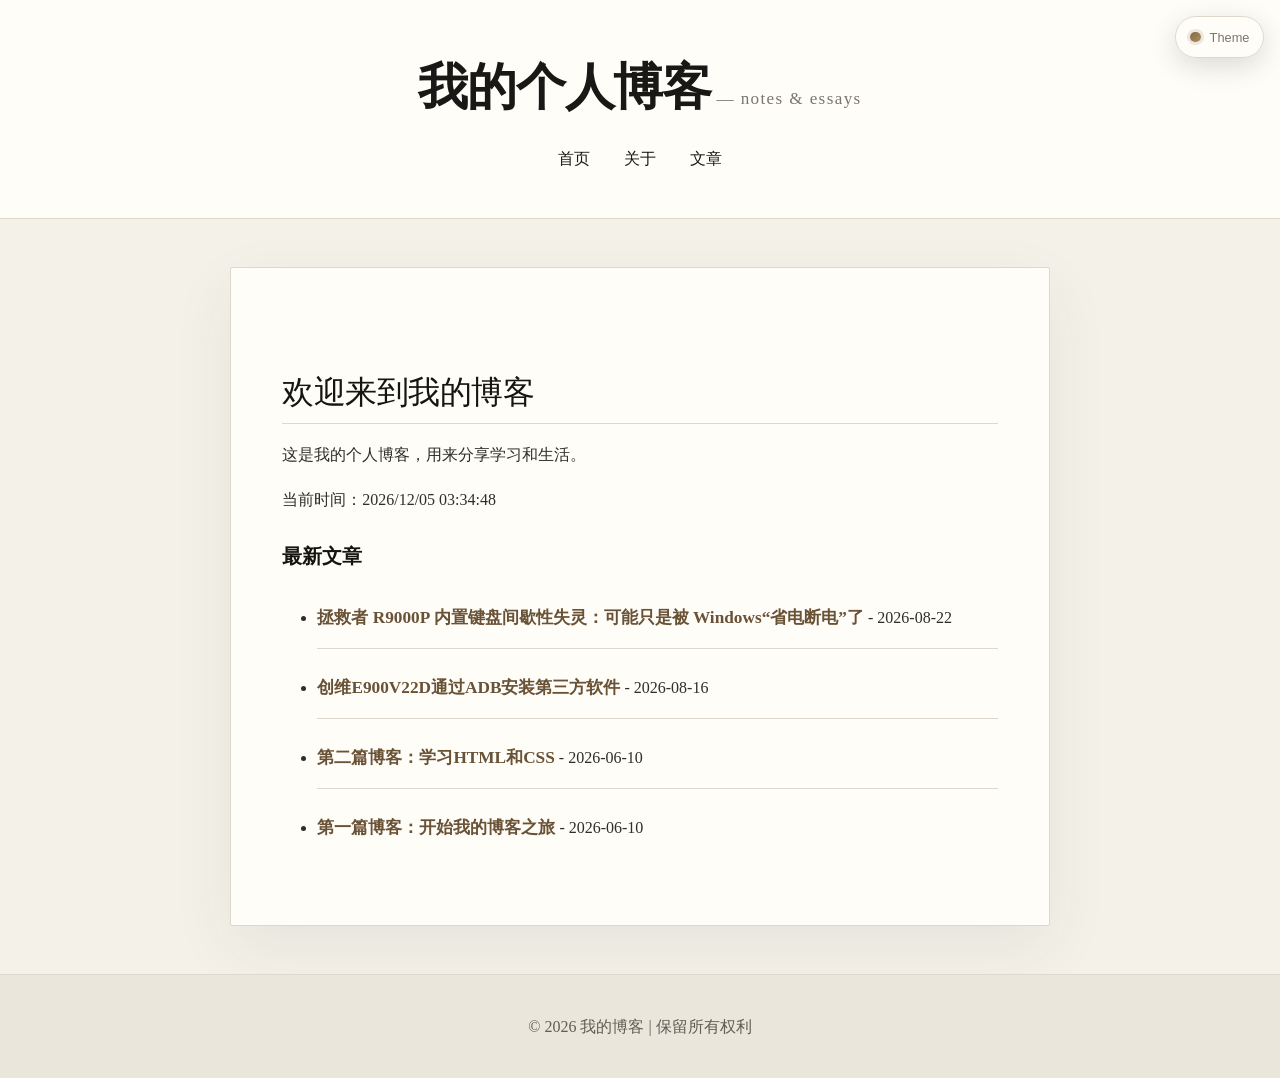
<file: index.html>
<!DOCTYPE html>
<html lang="zh-CN">
<head>
    <meta charset="UTF-8">
    <meta name="viewport" content="width=device-width, initial-scale=1.0">
    <title>我的博客 | 主页</title>
    <link rel="stylesheet" href="style.css?v=20260816-3">
</head>
<body>
    <header>
        <h1>我的个人博客</h1>
        <nav>
            <a href="index.html">首页</a>
            <a href="about.html">关于</a>
            <a href="posts.html">文章</a>
        </nav>
    </header>

    <main>
        <article>
            <h2>欢迎来到我的博客</h2>
            <p>这是我的个人博客，用来分享学习和生活。</p>
            <p>当前时间：<span id="datetime"></span></p>
        </article>

        <section class="posts">
            <h3>最新文章</h3>
            <ul>
                <li><a href="posts/legion-r9000p-keyboard-power-saving.html">拯救者 R9000P 内置键盘间歇性失灵：可能只是被 Windows“省电断电”了</a> - 2026-08-22</li>
                <li><a href="posts/skyworth-e900v22d-adb.html">创维E900V22D通过ADB安装第三方软件</a> - 2026-08-16</li>
                <li><a href="posts/second-post.html">第二篇博客：学习HTML和CSS</a> - 2026-06-10</li>
                <li><a href="posts/first-post.html">第一篇博客：开始我的博客之旅</a> - 2026-06-10</li>
            </ul>
        </section>
    </main>

    <footer>
        <p>&copy; 2026 我的博客 | 保留所有权利</p>
    </footer>

    <script src="script.js?v=20260816-3"></script>
</body>
</html>
</file>
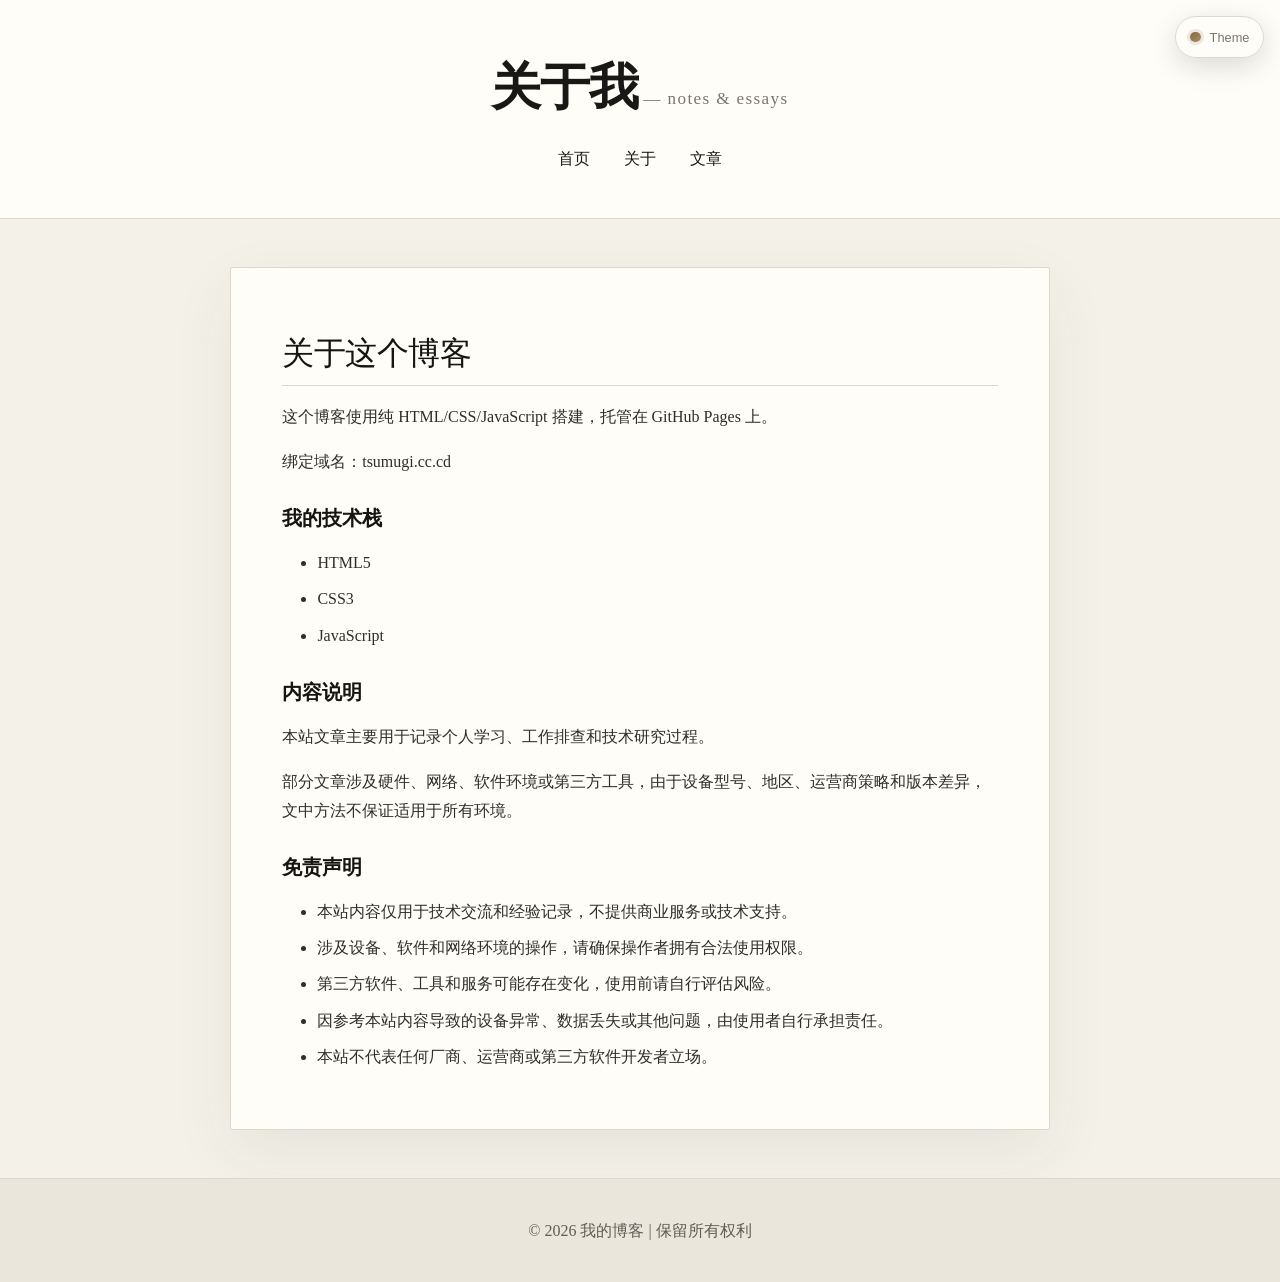
<file: about.html>
<!DOCTYPE html>
<html lang="zh-CN">
<head>
    <meta charset="UTF-8">
    <meta name="viewport" content="width=device-width, initial-scale=1.0">
    <title>关于我 | 我的博客</title>
    <link rel="stylesheet" href="style.css?v=20260816-3">
</head>
<body>
    <header>
        <h1>关于我</h1>
        <nav>
            <a href="index.html">首页</a>
            <a href="about.html">关于</a>
            <a href="posts.html">文章</a>
        </nav>
    </header>

    <main>
        <h2>关于这个博客</h2>
        <p>这个博客使用纯 HTML/CSS/JavaScript 搭建，托管在 GitHub Pages 上。</p>
        <p>绑定域名：tsumugi.cc.cd</p>

        <h3>我的技术栈</h3>
        <ul>
            <li>HTML5</li>
            <li>CSS3</li>
            <li>JavaScript</li>
        </ul>

        <h3>内容说明</h3>
        <p>本站文章主要用于记录个人学习、工作排查和技术研究过程。</p>
        <p>部分文章涉及硬件、网络、软件环境或第三方工具，由于设备型号、地区、运营商策略和版本差异，文中方法不保证适用于所有环境。</p>

        <h3>免责声明</h3>
        <ul>
            <li>本站内容仅用于技术交流和经验记录，不提供商业服务或技术支持。</li>
            <li>涉及设备、软件和网络环境的操作，请确保操作者拥有合法使用权限。</li>
            <li>第三方软件、工具和服务可能存在变化，使用前请自行评估风险。</li>
            <li>因参考本站内容导致的设备异常、数据丢失或其他问题，由使用者自行承担责任。</li>
            <li>本站不代表任何厂商、运营商或第三方软件开发者立场。</li>
        </ul>
    </main>

    <footer>
        <p>&copy; 2026 我的博客 | 保留所有权利</p>
    </footer>

    <script src="script.js?v=20260816-3"></script>
</body>
</html>
</file>
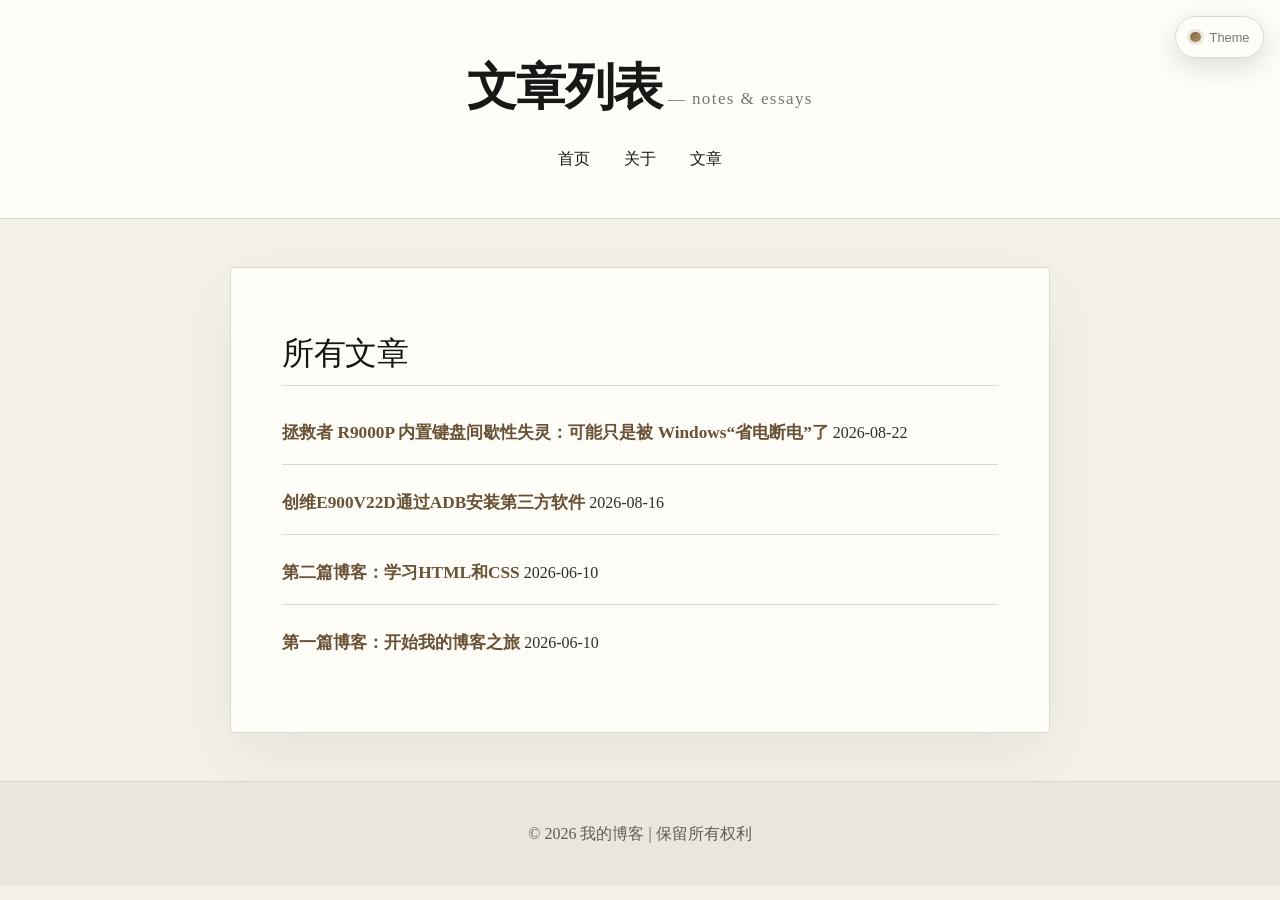
<file: posts.html>
<!DOCTYPE html>
<html lang="zh-CN">
<head>
    <meta charset="UTF-8">
    <meta name="viewport" content="width=device-width, initial-scale=1.0">
    <title>文章列表 | 我的博客</title>
    <link rel="stylesheet" href="style.css?v=20260816-3">
</head>
<body>
    <header>
        <h1>文章列表</h1>
        <nav>
            <a href="index.html">首页</a>
            <a href="about.html">关于</a>
            <a href="posts.html">文章</a>
        </nav>
    </header>

    <main>
        <h2>所有文章</h2>
        <ul class="post-list">
            <li>
                <a href="posts/legion-r9000p-keyboard-power-saving.html">拯救者 R9000P 内置键盘间歇性失灵：可能只是被 Windows“省电断电”了</a>
                <span class="date">2026-08-22</span>
            </li>
            <li>
                <a href="posts/skyworth-e900v22d-adb.html">创维E900V22D通过ADB安装第三方软件</a>
                <span class="date">2026-08-16</span>
            </li>
            <li>
                <a href="posts/second-post.html">第二篇博客：学习HTML和CSS</a>
                <span class="date">2026-06-10</span>
            </li>
            <li>
                <a href="posts/first-post.html">第一篇博客：开始我的博客之旅</a>
                <span class="date">2026-06-10</span>
            </li>
        </ul>
    </main>

    <footer>
        <p>&copy; 2026 我的博客 | 保留所有权利</p>
    </footer>

    <script src="script.js?v=20260816-3"></script>
</body>
</html>
</file>
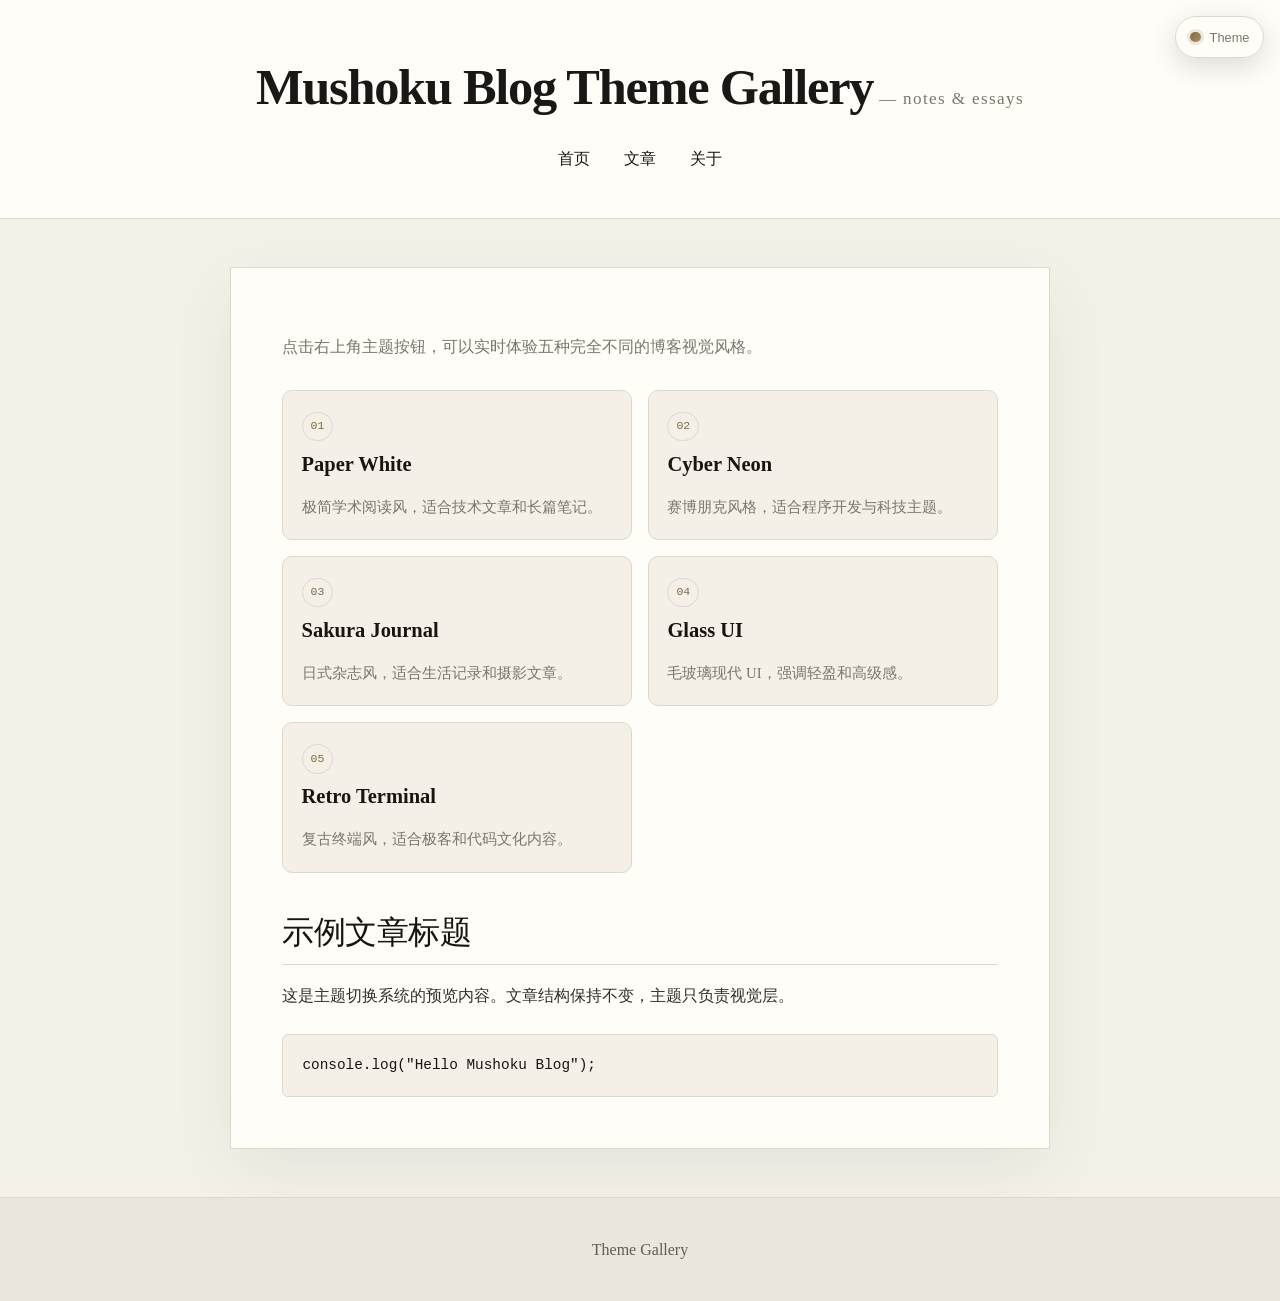
<file: theme-preview.html>
<!DOCTYPE html>
<html lang="zh-CN">
<head>
    <meta charset="UTF-8">
    <meta name="viewport" content="width=device-width, initial-scale=1.0">
    <title>五种博客主题预览</title>
    <link rel="stylesheet" href="style.css">
</head>
<body>
    <header>
        <h1>Mushoku Blog Theme Gallery</h1>
        <nav>
            <a href="index.html">首页</a>
            <a href="posts.html">文章</a>
            <a href="about.html">关于</a>
        </nav>
    </header>

    <main>
        <p class="preview-intro">
            点击右上角主题按钮，可以实时体验五种完全不同的博客视觉风格。
        </p>

        <div class="theme-preview-grid">
            <section class="theme-preview-card">
                <span class="theme-badge">01</span>
                <h3>Paper White</h3>
                <p>极简学术阅读风，适合技术文章和长篇笔记。</p>
            </section>

            <section class="theme-preview-card">
                <span class="theme-badge">02</span>
                <h3>Cyber Neon</h3>
                <p>赛博朋克风格，适合程序开发与科技主题。</p>
            </section>

            <section class="theme-preview-card">
                <span class="theme-badge">03</span>
                <h3>Sakura Journal</h3>
                <p>日式杂志风，适合生活记录和摄影文章。</p>
            </section>

            <section class="theme-preview-card">
                <span class="theme-badge">04</span>
                <h3>Glass UI</h3>
                <p>毛玻璃现代 UI，强调轻盈和高级感。</p>
            </section>

            <section class="theme-preview-card">
                <span class="theme-badge">05</span>
                <h3>Retro Terminal</h3>
                <p>复古终端风，适合极客和代码文化内容。</p>
            </section>
        </div>

        <h2>示例文章标题</h2>
        <p>
            这是主题切换系统的预览内容。文章结构保持不变，主题只负责视觉层。
        </p>
        <pre><code>console.log("Hello Mushoku Blog");</code></pre>
    </main>

    <footer>
        <p>Theme Gallery</p>
    </footer>

    <script src="script.js"></script>
</body>
</html>
</file>
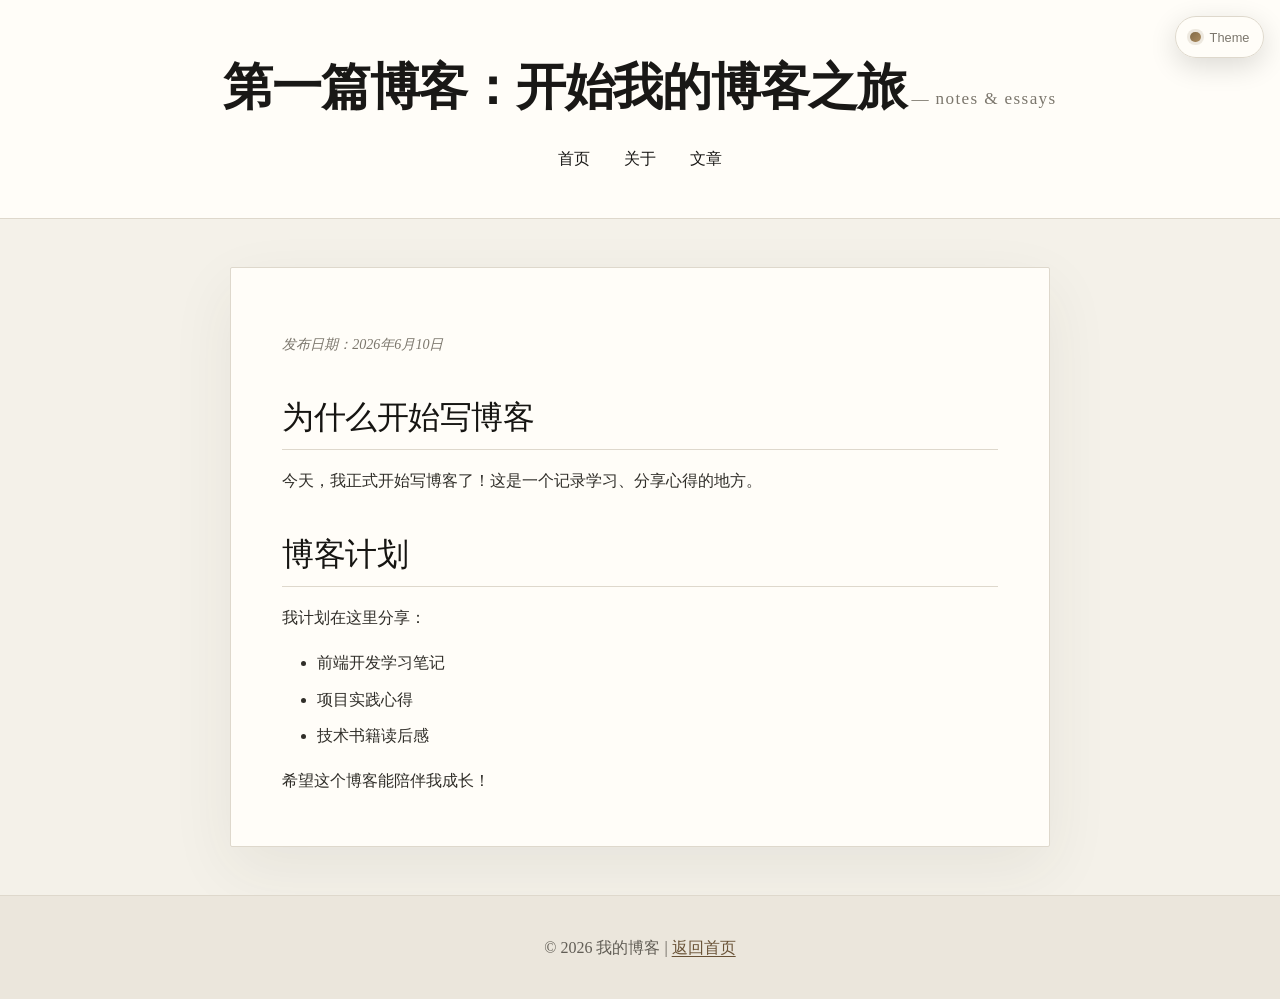
<file: posts/first-post.html>
<!DOCTYPE html>
<html lang="zh-CN">
<head>
    <meta charset="UTF-8">
    <meta name="viewport" content="width=device-width, initial-scale=1.0">
    <title>第一篇博客 | 我的博客</title>
    <link rel="stylesheet" href="../style.css">
</head>
<body>
    <header>
        <h1>第一篇博客：开始我的博客之旅</h1>
        <nav>
            <a href="../index.html">首页</a>
            <a href="../about.html">关于</a>
            <a href="../posts.html">文章</a>
        </nav>
    </header>

    <main>
        <p class="post-date">发布日期：2026年6月10日</p>
        
        <h2>为什么开始写博客</h2>
        <p>今天，我正式开始写博客了！这是一个记录学习、分享心得的地方。</p>
        
        <h2>博客计划</h2>
        <p>我计划在这里分享：</p>
        <ul>
            <li>前端开发学习笔记</li>
            <li>项目实践心得</li>
            <li>技术书籍读后感</li>
        </ul>
        
        <p>希望这个博客能陪伴我成长！</p>
    </main>

    <footer>
        <p>&copy; 2026 我的博客 | <a href="../index.html">返回首页</a></p>
    </footer>

    <script src="../script.js"></script>
</body>
</html>
</file>
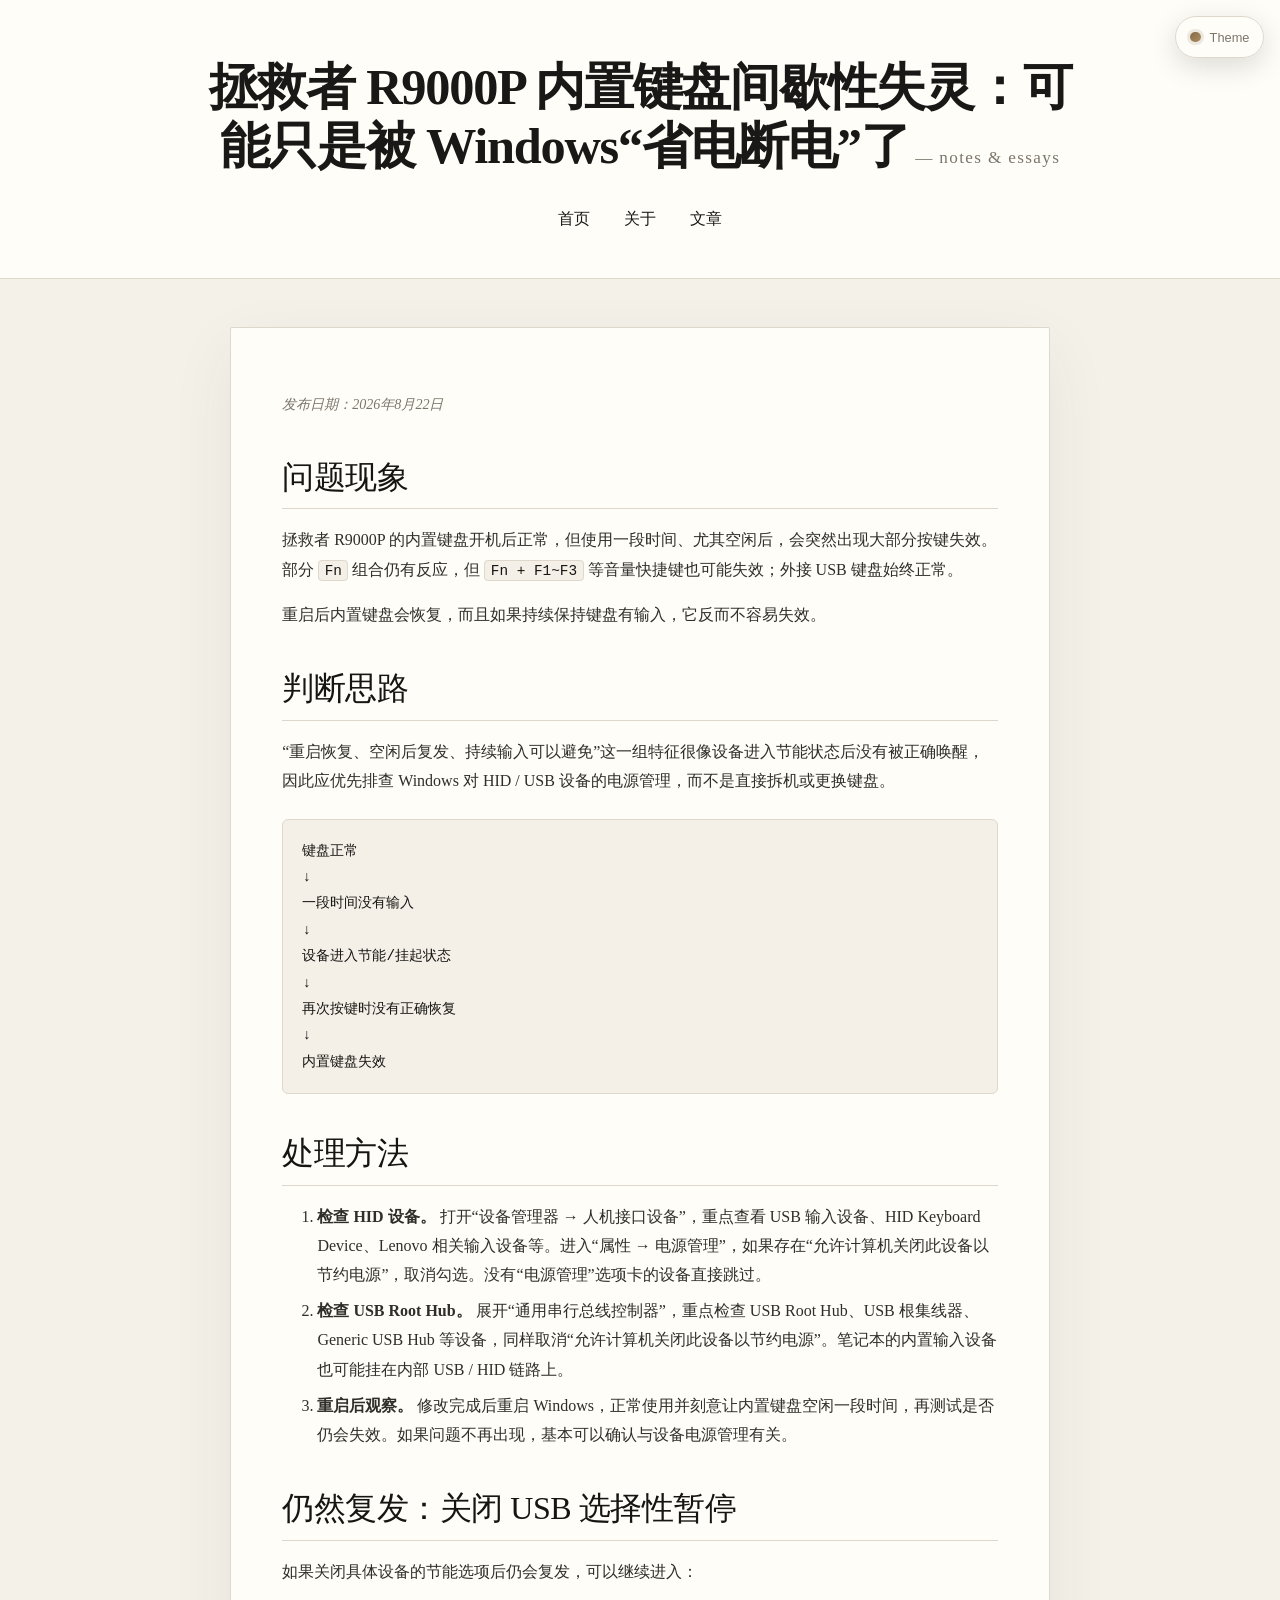
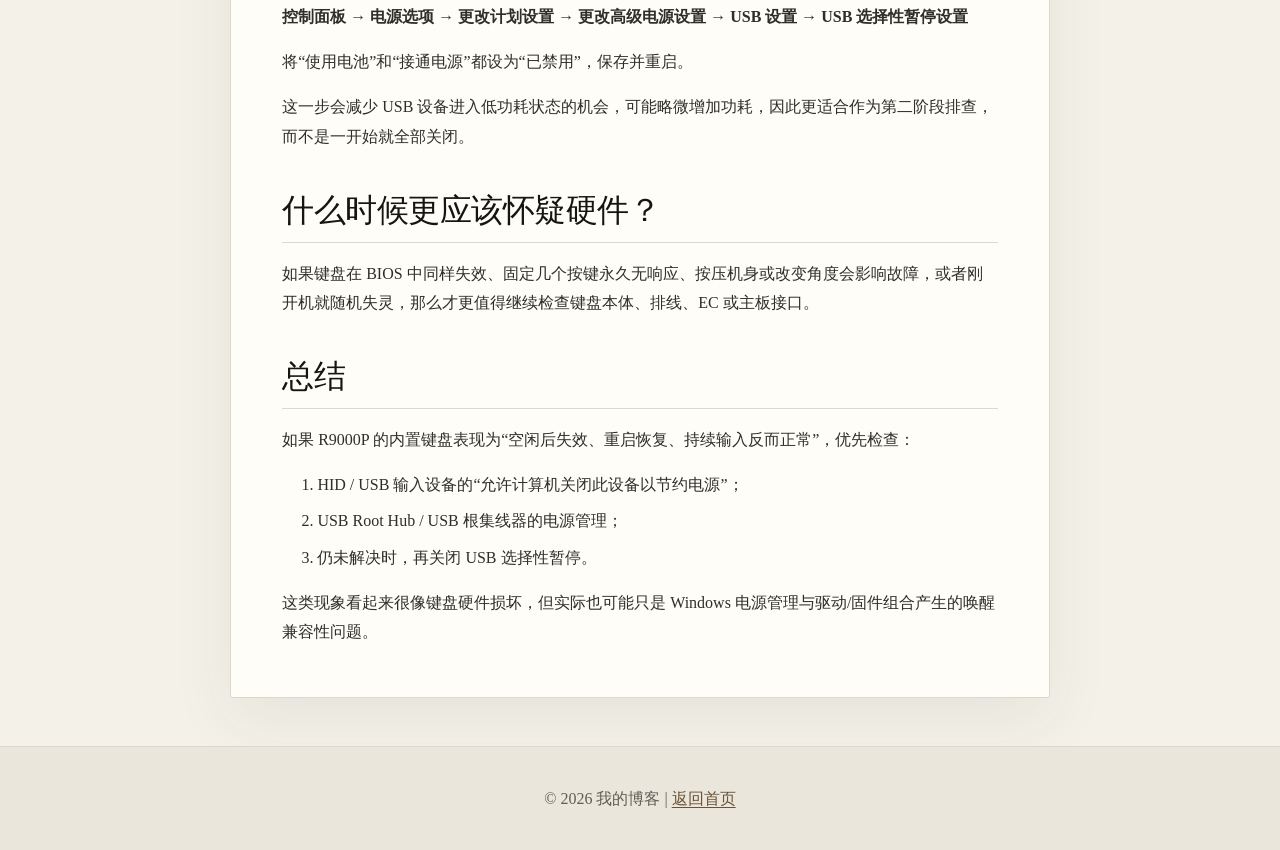
<file: posts/legion-r9000p-keyboard-power-saving.html>
<!DOCTYPE html>
<html lang="zh-CN">
<head>
    <meta charset="UTF-8">
    <meta name="viewport" content="width=device-width, initial-scale=1.0">
    <title>拯救者 R9000P 内置键盘间歇性失灵：可能只是被 Windows“省电断电”了 | 我的博客</title>
    <link rel="stylesheet" href="../style.css?v=20260816-3">
</head>
<body>
    <header>
        <h1>拯救者 R9000P 内置键盘间歇性失灵：可能只是被 Windows“省电断电”了</h1>
        <nav>
            <a href="../index.html">首页</a>
            <a href="../about.html">关于</a>
            <a href="../posts.html">文章</a>
        </nav>
    </header>

    <main>
        <p class="post-date">发布日期：2026年8月22日</p>

        <h2>问题现象</h2>
        <p>拯救者 R9000P 的内置键盘开机后正常，但使用一段时间、尤其空闲后，会突然出现大部分按键失效。部分 <code>Fn</code> 组合仍有反应，但 <code>Fn + F1~F3</code> 等音量快捷键也可能失效；外接 USB 键盘始终正常。</p>
        <p>重启后内置键盘会恢复，而且如果持续保持键盘有输入，它反而不容易失效。</p>

        <h2>判断思路</h2>
        <p>“重启恢复、空闲后复发、持续输入可以避免”这一组特征很像设备进入节能状态后没有被正确唤醒，因此应优先排查 Windows 对 HID / USB 设备的电源管理，而不是直接拆机或更换键盘。</p>

        <pre><code>键盘正常
↓
一段时间没有输入
↓
设备进入节能/挂起状态
↓
再次按键时没有正确恢复
↓
内置键盘失效</code></pre>

        <h2>处理方法</h2>
        <ol>
            <li>
                <strong>检查 HID 设备。</strong>
                打开“设备管理器 → 人机接口设备”，重点查看 USB 输入设备、HID Keyboard Device、Lenovo 相关输入设备等。进入“属性 → 电源管理”，如果存在“允许计算机关闭此设备以节约电源”，取消勾选。没有“电源管理”选项卡的设备直接跳过。
            </li>
            <li>
                <strong>检查 USB Root Hub。</strong>
                展开“通用串行总线控制器”，重点检查 USB Root Hub、USB 根集线器、Generic USB Hub 等设备，同样取消“允许计算机关闭此设备以节约电源”。笔记本的内置输入设备也可能挂在内部 USB / HID 链路上。
            </li>
            <li>
                <strong>重启后观察。</strong>
                修改完成后重启 Windows，正常使用并刻意让内置键盘空闲一段时间，再测试是否仍会失效。如果问题不再出现，基本可以确认与设备电源管理有关。
            </li>
        </ol>

        <h2>仍然复发：关闭 USB 选择性暂停</h2>
        <p>如果关闭具体设备的节能选项后仍会复发，可以继续进入：</p>
        <p><strong>控制面板 → 电源选项 → 更改计划设置 → 更改高级电源设置 → USB 设置 → USB 选择性暂停设置</strong></p>
        <p>将“使用电池”和“接通电源”都设为“已禁用”，保存并重启。</p>
        <p>这一步会减少 USB 设备进入低功耗状态的机会，可能略微增加功耗，因此更适合作为第二阶段排查，而不是一开始就全部关闭。</p>

        <h2>什么时候更应该怀疑硬件？</h2>
        <p>如果键盘在 BIOS 中同样失效、固定几个按键永久无响应、按压机身或改变角度会影响故障，或者刚开机就随机失灵，那么才更值得继续检查键盘本体、排线、EC 或主板接口。</p>

        <h2>总结</h2>
        <p>如果 R9000P 的内置键盘表现为“空闲后失效、重启恢复、持续输入反而正常”，优先检查：</p>
        <ol>
            <li>HID / USB 输入设备的“允许计算机关闭此设备以节约电源”；</li>
            <li>USB Root Hub / USB 根集线器的电源管理；</li>
            <li>仍未解决时，再关闭 USB 选择性暂停。</li>
        </ol>
        <p>这类现象看起来很像键盘硬件损坏，但实际也可能只是 Windows 电源管理与驱动/固件组合产生的唤醒兼容性问题。</p>
    </main>

    <footer>
        <p>&copy; 2026 我的博客 | <a href="../index.html">返回首页</a></p>
    </footer>

    <script src="../script.js?v=20260816-3"></script>
</body>
</html>
</file>
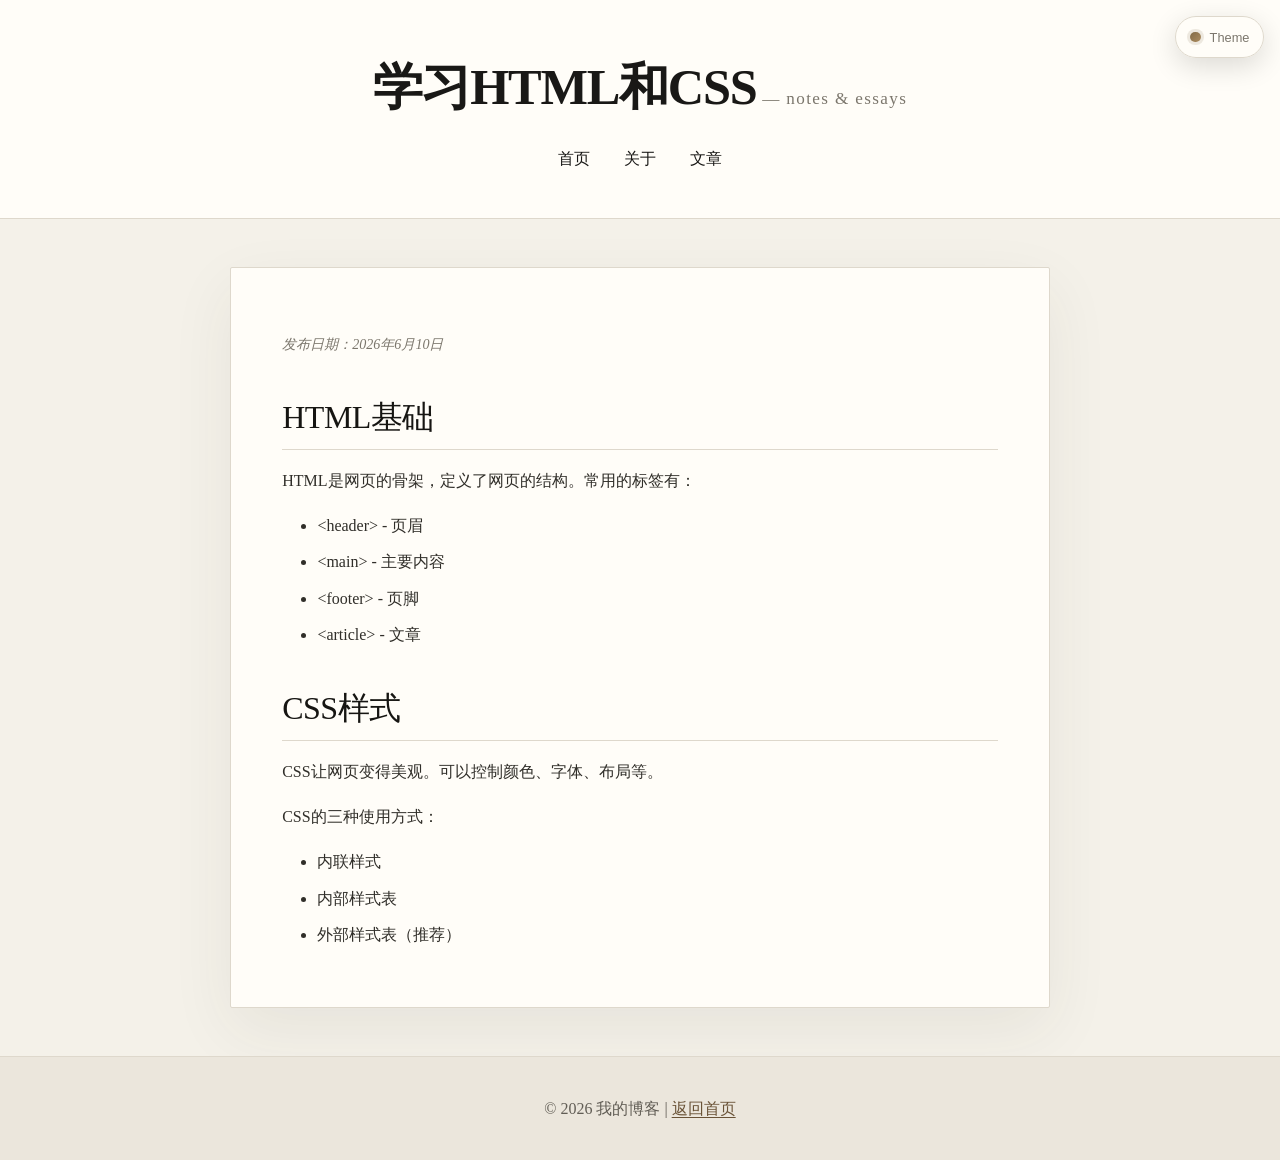
<file: posts/second-post.html>
<!DOCTYPE html>
<html lang="zh-CN">
<head>
    <meta charset="UTF-8">
    <meta name="viewport" content="width=device-width, initial-scale=1.0">
    <title>学习HTML和CSS | 我的博客</title>
    <link rel="stylesheet" href="../style.css">
</head>
<body>
    <header>
        <h1>学习HTML和CSS</h1>
        <nav>
            <a href="../index.html">首页</a>
            <a href="../about.html">关于</a>
            <a href="../posts.html">文章</a>
        </nav>
    </header>

    <main>
        <p class="post-date">发布日期：2026年6月10日</p>
        
        <h2>HTML基础</h2>
        <p>HTML是网页的骨架，定义了网页的结构。常用的标签有：</p>
        <ul>
            <li>&lt;header&gt; - 页眉</li>
            <li>&lt;main&gt; - 主要内容</li>
            <li>&lt;footer&gt; - 页脚</li>
            <li>&lt;article&gt; - 文章</li>
        </ul>
        
        <h2>CSS样式</h2>
        <p>CSS让网页变得美观。可以控制颜色、字体、布局等。</p>
        <p>CSS的三种使用方式：</p>
        <ul>
            <li>内联样式</li>
            <li>内部样式表</li>
            <li>外部样式表（推荐）</li>
        </ul>
    </main>

    <footer>
        <p>&copy; 2026 我的博客 | <a href="../index.html">返回首页</a></p>
    </footer>

    <script src="../script.js"></script>
</body>
</html>
</file>
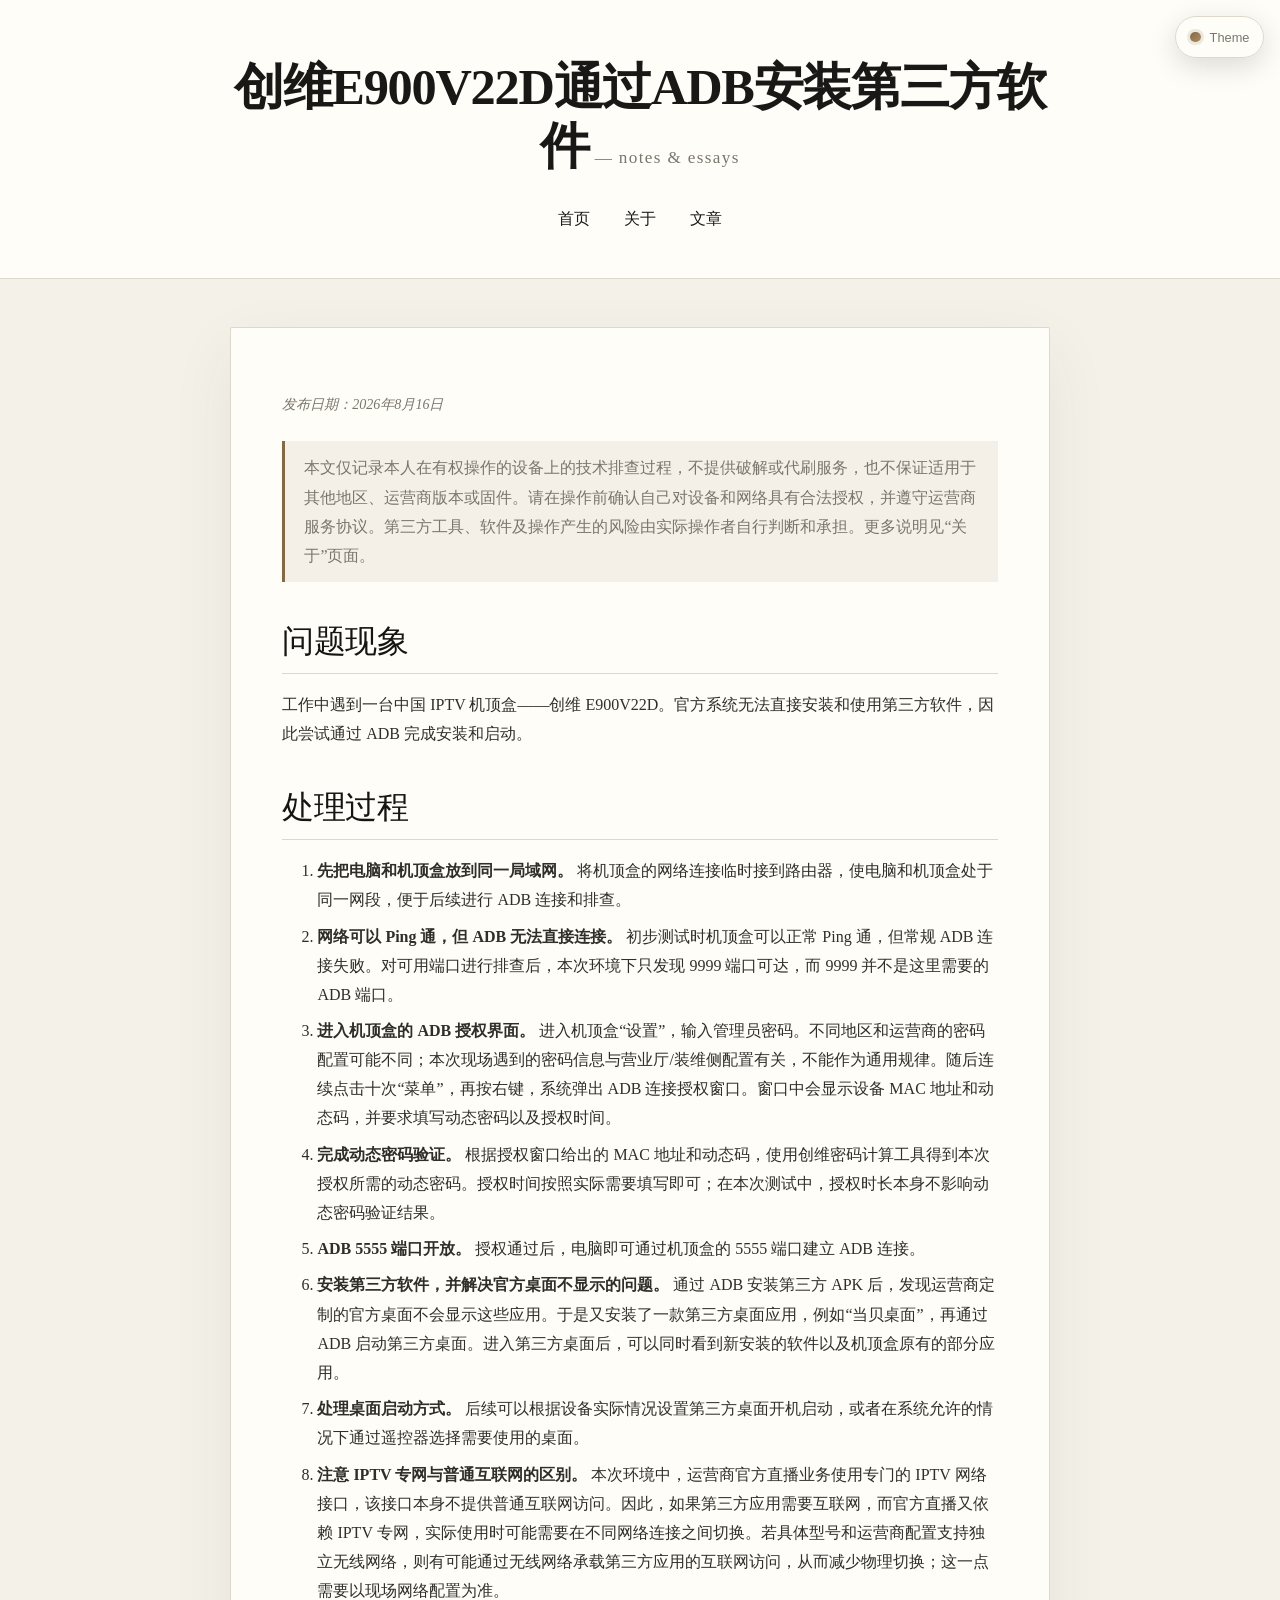
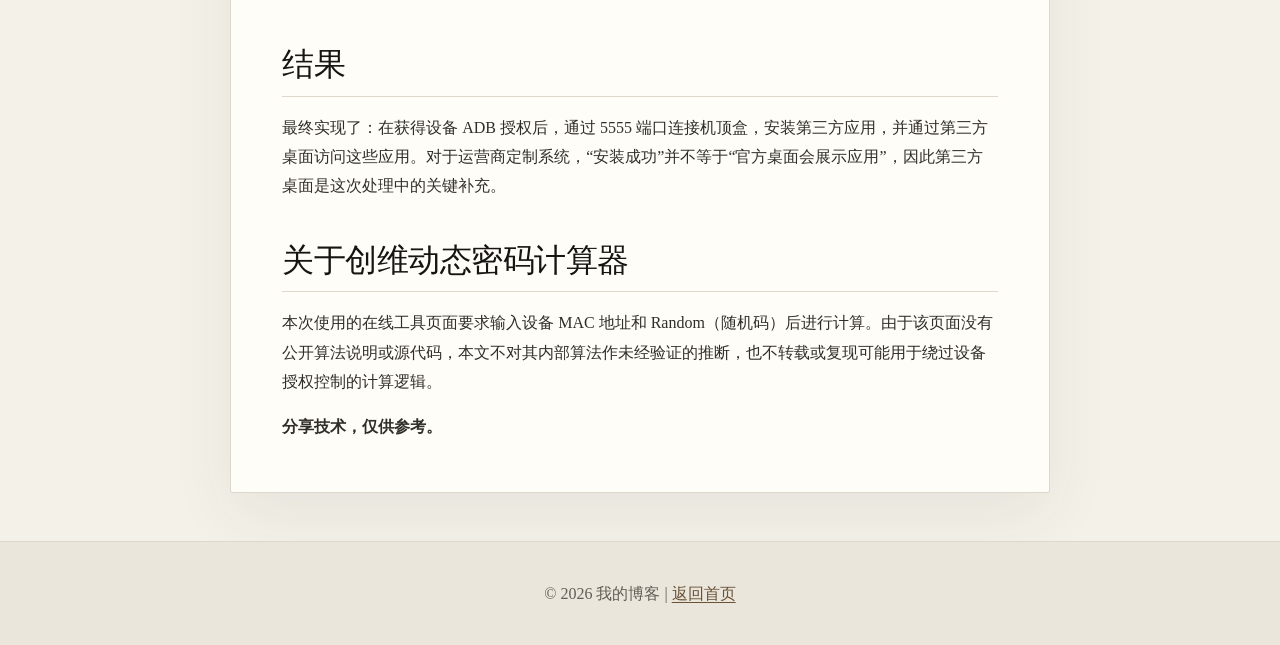
<file: posts/skyworth-e900v22d-adb.html>
<!DOCTYPE html>
<html lang="zh-CN">
<head>
    <meta charset="UTF-8">
    <meta name="viewport" content="width=device-width, initial-scale=1.0">
    <title>创维E900V22D通过ADB安装第三方软件 | 我的博客</title>
    <link rel="stylesheet" href="../style.css?v=20260816-3">
</head>
<body>
    <header>
        <h1>创维E900V22D通过ADB安装第三方软件</h1>
        <nav>
            <a href="../index.html">首页</a>
            <a href="../about.html">关于</a>
            <a href="../posts.html">文章</a>
        </nav>
    </header>

    <main>
        <p class="post-date">发布日期：2026年8月16日</p>

        <blockquote>
            本文仅记录本人在有权操作的设备上的技术排查过程，不提供破解或代刷服务，也不保证适用于其他地区、运营商版本或固件。请在操作前确认自己对设备和网络具有合法授权，并遵守运营商服务协议。第三方工具、软件及操作产生的风险由实际操作者自行判断和承担。更多说明见“关于”页面。
        </blockquote>

        <h2>问题现象</h2>
        <p>工作中遇到一台中国 IPTV 机顶盒——创维 E900V22D。官方系统无法直接安装和使用第三方软件，因此尝试通过 ADB 完成安装和启动。</p>

        <h2>处理过程</h2>
        <ol>
            <li>
                <strong>先把电脑和机顶盒放到同一局域网。</strong>
                将机顶盒的网络连接临时接到路由器，使电脑和机顶盒处于同一网段，便于后续进行 ADB 连接和排查。
            </li>
            <li>
                <strong>网络可以 Ping 通，但 ADB 无法直接连接。</strong>
                初步测试时机顶盒可以正常 Ping 通，但常规 ADB 连接失败。对可用端口进行排查后，本次环境下只发现 9999 端口可达，而 9999 并不是这里需要的 ADB 端口。
            </li>
            <li>
                <strong>进入机顶盒的 ADB 授权界面。</strong>
                进入机顶盒“设置”，输入管理员密码。不同地区和运营商的密码配置可能不同；本次现场遇到的密码信息与营业厅/装维侧配置有关，不能作为通用规律。随后连续点击十次“菜单”，再按右键，系统弹出 ADB 连接授权窗口。窗口中会显示设备 MAC 地址和动态码，并要求填写动态密码以及授权时间。
            </li>
            <li>
                <strong>完成动态密码验证。</strong>
                根据授权窗口给出的 MAC 地址和动态码，使用创维密码计算工具得到本次授权所需的动态密码。授权时间按照实际需要填写即可；在本次测试中，授权时长本身不影响动态密码验证结果。
            </li>
            <li>
                <strong>ADB 5555 端口开放。</strong>
                授权通过后，电脑即可通过机顶盒的 5555 端口建立 ADB 连接。
            </li>
            <li>
                <strong>安装第三方软件，并解决官方桌面不显示的问题。</strong>
                通过 ADB 安装第三方 APK 后，发现运营商定制的官方桌面不会显示这些应用。于是又安装了一款第三方桌面应用，例如“当贝桌面”，再通过 ADB 启动第三方桌面。进入第三方桌面后，可以同时看到新安装的软件以及机顶盒原有的部分应用。
            </li>
            <li>
                <strong>处理桌面启动方式。</strong>
                后续可以根据设备实际情况设置第三方桌面开机启动，或者在系统允许的情况下通过遥控器选择需要使用的桌面。
            </li>
            <li>
                <strong>注意 IPTV 专网与普通互联网的区别。</strong>
                本次环境中，运营商官方直播业务使用专门的 IPTV 网络接口，该接口本身不提供普通互联网访问。因此，如果第三方应用需要互联网，而官方直播又依赖 IPTV 专网，实际使用时可能需要在不同网络连接之间切换。若具体型号和运营商配置支持独立无线网络，则有可能通过无线网络承载第三方应用的互联网访问，从而减少物理切换；这一点需要以现场网络配置为准。
            </li>
        </ol>

        <h2>结果</h2>
        <p>最终实现了：在获得设备 ADB 授权后，通过 5555 端口连接机顶盒，安装第三方应用，并通过第三方桌面访问这些应用。对于运营商定制系统，“安装成功”并不等于“官方桌面会展示应用”，因此第三方桌面是这次处理中的关键补充。</p>

        <h2>关于创维动态密码计算器</h2>
        <p>本次使用的在线工具页面要求输入设备 MAC 地址和 Random（随机码）后进行计算。由于该页面没有公开算法说明或源代码，本文不对其内部算法作未经验证的推断，也不转载或复现可能用于绕过设备授权控制的计算逻辑。</p>

        <p><strong>分享技术，仅供参考。</strong></p>
    </main>

    <footer>
        <p>&copy; 2026 我的博客 | <a href="../index.html">返回首页</a></p>
    </footer>

    <script src="../script.js?v=20260816-3"></script>
</body>
</html>
</file>
<file: style.css>
/* =========================================================
   Mushoku Blog Theme System
   Five themes share one HTML structure and switch via data-theme.
   ========================================================= */

* {
    margin: 0;
    padding: 0;
    box-sizing: border-box;
}

:root {
    color-scheme: light;
    --page-bg: #f7f5f0;
    --surface: #fffefb;
    --surface-2: #f1eee7;
    --text: #292824;
    --muted: #77736b;
    --heading: #171714;
    --accent: #6b5b45;
    --accent-2: #9a7d57;
    --link: #574735;
    --border: #ddd8cf;
    --header-bg: #fffefb;
    --header-text: #171714;
    --footer-bg: #eee9df;
    --footer-text: #5b574f;
    --shadow: 0 18px 50px rgba(43, 38, 30, 0.08);
    --radius: 2px;
    --font-body: Georgia, 'Times New Roman', 'Songti SC', SimSun, serif;
    --font-heading: Georgia, 'Times New Roman', 'Songti SC', SimSun, serif;
    --font-mono: 'SFMono-Regular', Consolas, 'Liberation Mono', Menlo, monospace;
    --content-width: 820px;
}

html {
    min-height: 100%;
    background: var(--page-bg);
    scroll-behavior: smooth;
}

body {
    min-height: 100vh;
    font-family: var(--font-body);
    line-height: 1.82;
    color: var(--text);
    background: var(--page-bg);
    transition: background-color 220ms ease, color 220ms ease;
}

body::before,
body::after {
    content: '';
    position: fixed;
    inset: 0;
    pointer-events: none;
    z-index: -1;
}

a {
    color: var(--link);
    text-underline-offset: 0.2em;
}

header {
    position: relative;
    z-index: 1;
    padding: 3.6rem 1rem 2.4rem;
    text-align: center;
    color: var(--header-text);
    background: var(--header-bg);
    border-bottom: 1px solid var(--border);
    transition: background 220ms ease, border-color 220ms ease, color 220ms ease;
}

header h1 {
    max-width: 900px;
    margin: 0 auto;
    font-family: var(--font-heading);
    font-size: clamp(2rem, 4vw, 3.15rem);
    line-height: 1.18;
    letter-spacing: -0.025em;
}

nav {
    display: flex;
    flex-wrap: wrap;
    justify-content: center;
    gap: 0.35rem 1rem;
    margin-top: 1.35rem;
}

nav a {
    padding: 0.35rem 0.55rem;
    color: inherit;
    text-decoration: none;
    border-bottom: 1px solid transparent;
    transition: color 160ms ease, border-color 160ms ease, background 160ms ease, transform 160ms ease;
}

nav a:hover {
    color: var(--accent);
    border-bottom-color: currentColor;
}

main {
    position: relative;
    z-index: 1;
    width: min(calc(100% - 2rem), var(--content-width));
    margin: 3rem auto;
    padding: clamp(1.6rem, 4vw, 3.8rem);
    color: var(--text);
    background: var(--surface);
    border: 1px solid var(--border);
    border-radius: var(--radius);
    box-shadow: var(--shadow);
    transition: background 220ms ease, border-color 220ms ease, box-shadow 220ms ease, border-radius 220ms ease;
}

main > :first-child {
    margin-top: 0;
}

main > :last-child {
    margin-bottom: 0;
}

main h2,
main h3,
main h4 {
    font-family: var(--font-heading);
    color: var(--heading);
    line-height: 1.32;
}

main h2 {
    margin: 2.4rem 0 1rem;
    padding-bottom: 0.65rem;
    font-size: clamp(1.55rem, 3vw, 2rem);
    border-bottom: 1px solid var(--border);
}

main h3 {
    margin: 1.8rem 0 0.7rem;
    font-size: 1.28rem;
}

main p {
    margin: 1rem 0;
}

main ul,
main ol {
    margin: 1rem 0 1rem 1.5rem;
    padding-left: 0.7rem;
}

main li {
    margin: 0.45rem 0;
}

main hr {
    height: 1px;
    margin: 2rem 0;
    border: 0;
    background: var(--border);
}

main blockquote {
    margin: 1.5rem 0;
    padding: 0.75rem 1.2rem;
    color: var(--muted);
    background: var(--surface-2);
    border-left: 3px solid var(--accent);
}

main code {
    padding: 0.12rem 0.34rem;
    font-family: var(--font-mono);
    font-size: 0.9em;
    color: var(--heading);
    background: var(--surface-2);
    border: 1px solid var(--border);
    border-radius: 4px;
}

main pre {
    overflow-x: auto;
    margin: 1.5rem 0;
    padding: 1.1rem 1.2rem;
    font-family: var(--font-mono);
    line-height: 1.65;
    background: var(--surface-2);
    border: 1px solid var(--border);
    border-radius: calc(var(--radius) + 4px);
}

main pre code {
    padding: 0;
    background: transparent;
    border: 0;
}

.post-list {
    list-style: none;
    margin-left: 0;
    padding: 0;
}

.post-list li,
.posts li {
    padding: 0.95rem 0;
    border-bottom: 1px solid var(--border);
}

.post-list li:last-child,
.posts li:last-child {
    border-bottom: 0;
}

.post-list a,
.posts a {
    font-size: 1.08rem;
    font-weight: 650;
    text-decoration: none;
}

.post-list a:hover,
.posts a:hover {
    text-decoration: underline;
}

.post-date {
    margin: 0.5rem 0 1.5rem;
    color: var(--muted);
    font-family: var(--font-body);
    font-size: 0.88rem;
}

footer {
    position: relative;
    z-index: 1;
    margin-top: 3rem;
    padding: 2.3rem 1rem;
    text-align: center;
    color: var(--footer-text);
    background: var(--footer-bg);
    border-top: 1px solid var(--border);
    transition: background 220ms ease, color 220ms ease, border-color 220ms ease;
}

footer a {
    color: var(--link);
}

/* =========================================================
   Theme 01 — Paper White / 极简学术
   ========================================================= */
html[data-theme='paper'] {
    color-scheme: light;
    --page-bg: #f4f1e9;
    --surface: #fffdf8;
    --surface-2: #f4f0e8;
    --text: #302e29;
    --muted: #7b766c;
    --heading: #161512;
    --accent: #826a47;
    --accent-2: #ad8d60;
    --link: #695236;
    --border: #ded8cc;
    --header-bg: #fffdf8;
    --header-text: #191816;
    --footer-bg: #ebe6dc;
    --footer-text: #615d55;
    --shadow: 0 22px 65px rgba(61, 53, 40, 0.07);
    --radius: 2px;
    --font-body: Georgia, 'Times New Roman', 'Songti SC', SimSun, serif;
    --font-heading: Georgia, 'Times New Roman', 'Songti SC', SimSun, serif;
    --content-width: 820px;
}

html[data-theme='paper'] header h1::after {
    content: ' — notes & essays';
    color: var(--muted);
    font-size: 0.34em;
    font-weight: 400;
    letter-spacing: 0.08em;
    white-space: nowrap;
}

html[data-theme='paper'] main {
    padding-top: clamp(2.2rem, 5vw, 4.4rem);
}

html[data-theme='paper'] main h2 {
    font-weight: 500;
    letter-spacing: -0.015em;
}

html[data-theme='paper'] .post-date {
    font-style: italic;
}

/* =========================================================
   Theme 02 — Cyber Neon / 赛博霓虹
   ========================================================= */
html[data-theme='cyber'] {
    color-scheme: dark;
    --page-bg: #050711;
    --surface: rgba(7, 10, 25, 0.94);
    --surface-2: #0c1227;
    --text: #c8d5ff;
    --muted: #7281a8;
    --heading: #f2f6ff;
    --accent: #35f6ff;
    --accent-2: #b65cff;
    --link: #5df7ff;
    --border: rgba(53, 246, 255, 0.28);
    --header-bg: rgba(4, 7, 18, 0.9);
    --header-text: #f0f7ff;
    --footer-bg: #050711;
    --footer-text: #7d8bad;
    --shadow: 0 0 0 1px rgba(53, 246, 255, 0.05), 0 0 40px rgba(53, 246, 255, 0.08), 0 28px 80px rgba(0, 0, 0, 0.48);
    --radius: 0px;
    --font-body: Inter, ui-sans-serif, system-ui, -apple-system, BlinkMacSystemFont, 'Segoe UI', sans-serif;
    --font-heading: 'SFMono-Regular', Consolas, 'Liberation Mono', Menlo, monospace;
    --content-width: 940px;
}

html[data-theme='cyber'] body {
    background:
        radial-gradient(circle at 18% 12%, rgba(182, 92, 255, 0.17), transparent 33%),
        radial-gradient(circle at 83% 8%, rgba(53, 246, 255, 0.13), transparent 30%),
        #050711;
}

html[data-theme='cyber'] body::before {
    background-image:
        linear-gradient(rgba(53, 246, 255, 0.045) 1px, transparent 1px),
        linear-gradient(90deg, rgba(53, 246, 255, 0.045) 1px, transparent 1px);
    background-size: 42px 42px;
    z-index: 0;
    mask-image: linear-gradient(to bottom, black, transparent 88%);
}

html[data-theme='cyber'] header {
    border-bottom: 1px solid rgba(53, 246, 255, 0.38);
    box-shadow: 0 8px 35px rgba(0, 0, 0, 0.3);
}

html[data-theme='cyber'] header h1 {
    text-transform: uppercase;
    letter-spacing: 0.055em;
    text-shadow: 0 0 24px rgba(53, 246, 255, 0.34);
}

html[data-theme='cyber'] header h1::before {
    content: '< ';
    color: var(--accent);
}

html[data-theme='cyber'] header h1::after {
    content: ' />';
    color: var(--accent-2);
}

html[data-theme='cyber'] nav a {
    font-family: var(--font-heading);
    font-size: 0.82rem;
    letter-spacing: 0.08em;
    text-transform: uppercase;
}

html[data-theme='cyber'] nav a:hover {
    color: #061018;
    background: var(--accent);
    border-bottom-color: transparent;
    box-shadow: 0 0 22px rgba(53, 246, 255, 0.45);
}

html[data-theme='cyber'] main {
    border-top: 2px solid var(--accent);
    border-bottom: 2px solid var(--accent-2);
}

html[data-theme='cyber'] main h2 {
    color: var(--accent);
    border-bottom-style: dashed;
    text-shadow: 0 0 18px rgba(53, 246, 255, 0.24);
}

html[data-theme='cyber'] main h2::before {
    content: '// ';
    color: var(--accent-2);
}

html[data-theme='cyber'] main blockquote {
    border-left-color: var(--accent-2);
    box-shadow: inset 4px 0 18px rgba(182, 92, 255, 0.08);
}

html[data-theme='cyber'] main pre {
    color: #bdfcff;
    background: #050918;
    border-color: rgba(53, 246, 255, 0.35);
    box-shadow: inset 0 0 24px rgba(53, 246, 255, 0.04);
}

html[data-theme='cyber'] .post-list li,
html[data-theme='cyber'] .posts li {
    border-bottom-style: dashed;
}

/* =========================================================
   Theme 03 — Sakura Journal / 日式杂志
   ========================================================= */
html[data-theme='sakura'] {
    color-scheme: light;
    --page-bg: #f8f1ed;
    --surface: #fffaf7;
    --surface-2: #f7e9e6;
    --text: #463f3d;
    --muted: #988581;
    --heading: #3c4c43;
    --accent: #cf7f8f;
    --accent-2: #738f7e;
    --link: #8d5a66;
    --border: #ead8d5;
    --header-bg: linear-gradient(135deg, #f7dfe4 0%, #f8eee7 52%, #e5eee7 100%);
    --header-text: #3b4841;
    --footer-bg: #e9ded9;
    --footer-text: #665957;
    --shadow: 0 24px 70px rgba(122, 84, 83, 0.12);
    --radius: 24px;
    --font-body: 'Hiragino Sans GB', 'Hiragino Kaku Gothic ProN', 'Yu Gothic', 'Microsoft YaHei', sans-serif;
    --font-heading: 'Songti SC', 'Hiragino Mincho ProN', 'Yu Mincho', Georgia, serif;
    --content-width: 880px;
}

html[data-theme='sakura'] body {
    background:
        radial-gradient(circle at 8% 16%, rgba(222, 158, 170, 0.16) 0 90px, transparent 92px),
        radial-gradient(circle at 90% 35%, rgba(115, 143, 126, 0.12) 0 120px, transparent 122px),
        var(--page-bg);
}

html[data-theme='sakura'] header {
    border-bottom: 0;
}

html[data-theme='sakura'] header h1 {
    font-weight: 500;
    letter-spacing: 0.06em;
}

html[data-theme='sakura'] header h1::before {
    content: '桜  ';
    color: var(--accent);
    font-size: 0.64em;
}

html[data-theme='sakura'] nav a {
    padding: 0.38rem 0.85rem;
    border: 1px solid rgba(115, 143, 126, 0.22);
    border-radius: 999px;
    background: rgba(255, 255, 255, 0.42);
}

html[data-theme='sakura'] nav a:hover {
    color: #fff;
    background: var(--accent-2);
    border-color: var(--accent-2);
    transform: translateY(-1px);
}

html[data-theme='sakura'] main {
    overflow: hidden;
}

html[data-theme='sakura'] main::before {
    content: '';
    position: absolute;
    top: 0;
    left: 0;
    width: 100%;
    height: 7px;
    background: linear-gradient(90deg, var(--accent), #eab8bf, var(--accent-2));
}

html[data-theme='sakura'] main h2 {
    border-bottom: 0;
}

html[data-theme='sakura'] main h2::before {
    content: '✦';
    margin-right: 0.58rem;
    color: var(--accent);
    font-size: 0.72em;
}

html[data-theme='sakura'] main blockquote {
    border-left: 0;
    border-radius: 14px;
}

html[data-theme='sakura'] .post-list li,
html[data-theme='sakura'] .posts li {
    margin: 0.55rem 0;
    padding: 0.9rem 1rem;
    background: rgba(247, 233, 230, 0.56);
    border: 0;
    border-radius: 14px;
}

/* =========================================================
   Theme 04 — Glass / MacOS-inspired glassmorphism
   ========================================================= */
html[data-theme='glass'] {
    color-scheme: light;
    --page-bg: #dfe7ff;
    --surface: rgba(255, 255, 255, 0.5);
    --surface-2: rgba(255, 255, 255, 0.43);
    --text: #27304a;
    --muted: #6c7895;
    --heading: #17203a;
    --accent: #5a6ff0;
    --accent-2: #d057b8;
    --link: #4459d7;
    --border: rgba(255, 255, 255, 0.58);
    --header-bg: rgba(255, 255, 255, 0.23);
    --header-text: #17203a;
    --footer-bg: rgba(255, 255, 255, 0.28);
    --footer-text: #4e5975;
    --shadow: 0 30px 80px rgba(58, 69, 116, 0.22), inset 0 1px 0 rgba(255, 255, 255, 0.64);
    --radius: 28px;
    --font-body: -apple-system, BlinkMacSystemFont, 'Segoe UI', Roboto, 'Helvetica Neue', Arial, sans-serif;
    --font-heading: -apple-system, BlinkMacSystemFont, 'Segoe UI', Roboto, 'Helvetica Neue', Arial, sans-serif;
    --content-width: 920px;
}

html[data-theme='glass'] body {
    background:
        radial-gradient(circle at 14% 18%, rgba(252, 129, 186, 0.58), transparent 31%),
        radial-gradient(circle at 78% 8%, rgba(92, 119, 255, 0.66), transparent 34%),
        radial-gradient(circle at 73% 78%, rgba(112, 223, 202, 0.5), transparent 34%),
        linear-gradient(135deg, #eef0ff 0%, #d9e5ff 45%, #efe3fa 100%);
    background-attachment: fixed;
}

html[data-theme='glass'] header,
html[data-theme='glass'] main,
html[data-theme='glass'] footer,
html[data-theme='glass'] .theme-switcher__toggle,
html[data-theme='glass'] .theme-switcher__menu {
    -webkit-backdrop-filter: blur(24px) saturate(145%);
    backdrop-filter: blur(24px) saturate(145%);
}

html[data-theme='glass'] header {
    margin: 1rem;
    padding-top: 2.7rem;
    border: 1px solid var(--border);
    border-radius: 30px;
    box-shadow: 0 20px 45px rgba(69, 76, 120, 0.14);
}

html[data-theme='glass'] header h1 {
    font-weight: 730;
    letter-spacing: -0.045em;
}

html[data-theme='glass'] nav a {
    padding: 0.45rem 0.85rem;
    border: 1px solid transparent;
    border-radius: 999px;
}

html[data-theme='glass'] nav a:hover {
    color: var(--heading);
    background: rgba(255, 255, 255, 0.48);
    border-color: rgba(255, 255, 255, 0.64);
    transform: translateY(-1px);
}

html[data-theme='glass'] main {
    border-color: rgba(255, 255, 255, 0.62);
}

html[data-theme='glass'] main h2 {
    border-bottom-color: rgba(62, 72, 120, 0.16);
}

html[data-theme='glass'] main blockquote,
html[data-theme='glass'] main pre,
html[data-theme='glass'] main code {
    border-color: rgba(255, 255, 255, 0.65);
    box-shadow: inset 0 1px 0 rgba(255, 255, 255, 0.45);
}

html[data-theme='glass'] footer {
    width: min(calc(100% - 2rem), 960px);
    margin: 3rem auto 1rem;
    border: 1px solid var(--border);
    border-radius: 24px;
}

/* =========================================================
   Theme 05 — Retro Terminal / 复古终端
   ========================================================= */
html[data-theme='terminal'] {
    color-scheme: dark;
    --page-bg: #020603;
    --surface: #030a05;
    --surface-2: #061208;
    --text: #8df59c;
    --muted: #4d9b58;
    --heading: #b6ffc0;
    --accent: #4cff66;
    --accent-2: #e0ff69;
    --link: #83ff91;
    --border: #1d6428;
    --header-bg: #020603;
    --header-text: #9bffa8;
    --footer-bg: #020603;
    --footer-text: #43814b;
    --shadow: 0 0 35px rgba(51, 255, 77, 0.055), inset 0 0 32px rgba(41, 255, 65, 0.025);
    --radius: 0px;
    --font-body: 'SFMono-Regular', Consolas, 'Liberation Mono', Menlo, monospace;
    --font-heading: 'SFMono-Regular', Consolas, 'Liberation Mono', Menlo, monospace;
    --content-width: 900px;
}

html[data-theme='terminal'] body {
    background: #020603;
    text-shadow: 0 0 7px rgba(76, 255, 102, 0.14);
}

html[data-theme='terminal'] body::after {
    z-index: 9998;
    opacity: 0.18;
    background: repeating-linear-gradient(
        to bottom,
        transparent 0,
        transparent 3px,
        rgba(116, 255, 132, 0.08) 4px
    );
}

html[data-theme='terminal'] header {
    text-align: left;
    border-bottom: 1px dashed var(--border);
}

html[data-theme='terminal'] header h1,
html[data-theme='terminal'] nav {
    width: min(calc(100% - 2rem), var(--content-width));
    margin-left: auto;
    margin-right: auto;
    justify-content: flex-start;
}

html[data-theme='terminal'] header h1 {
    font-size: clamp(1.45rem, 3vw, 2.2rem);
    letter-spacing: 0.02em;
}

html[data-theme='terminal'] header h1::before {
    content: 'root@mushoku:~# ';
    color: var(--accent-2);
    font-size: 0.62em;
}

html[data-theme='terminal'] nav {
    gap: 0.7rem 1.2rem;
}

html[data-theme='terminal'] nav a {
    padding: 0.2rem 0;
}

html[data-theme='terminal'] nav a::before {
    content: './';
    color: var(--muted);
}

html[data-theme='terminal'] nav a:hover {
    color: #021006;
    background: var(--accent);
    border-bottom-color: transparent;
}

html[data-theme='terminal'] main {
    border: 1px solid var(--border);
    border-left: 4px solid var(--accent);
}

html[data-theme='terminal'] main h2 {
    color: var(--accent);
    border-bottom: 1px dashed var(--border);
}

html[data-theme='terminal'] main h2::before {
    content: '$ ';
    color: var(--accent-2);
}

html[data-theme='terminal'] main h3::before {
    content: '> ';
    color: var(--muted);
}

html[data-theme='terminal'] main blockquote {
    background: transparent;
    border: 1px dashed var(--border);
    border-left: 4px solid var(--accent-2);
}

html[data-theme='terminal'] main pre {
    color: #b6ffc0;
    background: #010402;
    border-style: dashed;
}

html[data-theme='terminal'] .post-list li,
html[data-theme='terminal'] .posts li {
    border-bottom-style: dashed;
}

html[data-theme='terminal'] .post-date::before {
    content: '[timestamp] ';
    color: var(--accent-2);
}

/* =========================================================
   Theme switcher — injected by script.js
   ========================================================= */
.theme-switcher {
    position: fixed;
    top: 1rem;
    right: 1rem;
    z-index: 10000;
    font-family: -apple-system, BlinkMacSystemFont, 'Segoe UI', Roboto, Arial, sans-serif;
    line-height: 1.35;
}

.theme-switcher__toggle {
    display: inline-flex;
    align-items: center;
    gap: 0.55rem;
    min-height: 42px;
    padding: 0.55rem 0.85rem;
    color: var(--text);
    background: color-mix(in srgb, var(--surface) 90%, transparent);
    border: 1px solid var(--border);
    border-radius: 999px;
    box-shadow: 0 8px 28px rgba(0, 0, 0, 0.14);
    cursor: pointer;
    transition: transform 160ms ease, border-color 160ms ease, background 160ms ease;
}

.theme-switcher__toggle:hover {
    transform: translateY(-1px);
    border-color: var(--accent);
}

.theme-switcher__dot {
    width: 0.68rem;
    height: 0.68rem;
    border-radius: 999px;
    background: linear-gradient(135deg, var(--accent), var(--accent-2));
    box-shadow: 0 0 0 3px color-mix(in srgb, var(--accent) 14%, transparent);
}

.theme-switcher__current {
    color: var(--muted);
    font-size: 0.8rem;
}

.theme-switcher__menu {
    display: none;
    width: 238px;
    margin-top: 0.55rem;
    margin-left: auto;
    padding: 0.55rem;
    color: var(--text);
    background: color-mix(in srgb, var(--surface) 95%, transparent);
    border: 1px solid var(--border);
    border-radius: 16px;
    box-shadow: 0 18px 50px rgba(0, 0, 0, 0.2);
}

.theme-switcher.is-open .theme-switcher__menu {
    display: block;
    animation: theme-menu-in 150ms ease-out;
}

@keyframes theme-menu-in {
    from { opacity: 0; transform: translateY(-5px) scale(0.98); }
    to { opacity: 1; transform: translateY(0) scale(1); }
}

.theme-option {
    display: grid;
    grid-template-columns: 1fr auto;
    gap: 0.15rem 0.8rem;
    width: 100%;
    padding: 0.65rem 0.7rem;
    text-align: left;
    color: var(--text);
    background: transparent;
    border: 1px solid transparent;
    border-radius: 11px;
    cursor: pointer;
}

.theme-option:hover,
.theme-option[aria-checked='true'] {
    background: var(--surface-2);
    border-color: var(--border);
}

.theme-option__name {
    font-weight: 700;
}

.theme-option__desc {
    grid-column: 1 / -1;
    color: var(--muted);
    font-size: 0.76rem;
}

.theme-option__check {
    color: var(--accent);
    font-weight: 800;
    opacity: 0;
}

.theme-option[aria-checked='true'] .theme-option__check {
    opacity: 1;
}

.theme-preview-link {
    display: block;
    margin-top: 0.4rem;
    padding: 0.62rem 0.7rem;
    color: var(--link);
    font-size: 0.78rem;
    text-decoration: none;
    border-top: 1px solid var(--border);
}

.theme-preview-link:hover {
    text-decoration: underline;
}

/* =========================================================
   Preview page helpers
   ========================================================= */
.preview-intro {
    color: var(--muted);
    font-size: 1.03rem;
}

.theme-preview-grid {
    display: grid;
    grid-template-columns: repeat(2, minmax(0, 1fr));
    gap: 1rem;
    margin: 1.7rem 0;
}

.theme-preview-card {
    padding: 1.15rem;
    background: var(--surface-2);
    border: 1px solid var(--border);
    border-radius: max(10px, var(--radius));
}

.theme-preview-card h3 {
    margin-top: 0;
}

.theme-preview-card p {
    margin-bottom: 0;
    color: var(--muted);
    font-size: 0.92rem;
}

.theme-badge {
    display: inline-block;
    margin-bottom: 0.6rem;
    padding: 0.2rem 0.5rem;
    color: var(--accent);
    font-family: var(--font-mono);
    font-size: 0.72rem;
    border: 1px solid var(--border);
    border-radius: 999px;
}

/* =========================================================
   Responsive & accessibility
   ========================================================= */
@media (max-width: 700px) {
    header {
        padding-top: 3rem;
    }

    main {
        width: min(calc(100% - 1rem), var(--content-width));
        margin: 1rem auto 2rem;
        padding: 1.35rem;
    }

    .theme-preview-grid {
        grid-template-columns: 1fr;
    }

    .theme-switcher {
        top: auto;
        right: 0.75rem;
        bottom: 0.75rem;
    }

    .theme-switcher__menu {
        position: absolute;
        right: 0;
        bottom: calc(100% + 0.5rem);
        margin-top: 0;
    }

    html[data-theme='glass'] header {
        margin: 0.5rem;
        border-radius: 22px;
    }

    html[data-theme='glass'] footer {
        width: calc(100% - 1rem);
        margin-bottom: 0.5rem;
    }
}

@media (prefers-reduced-motion: reduce) {
    *,
    *::before,
    *::after {
        scroll-behavior: auto !important;
        animation-duration: 0.01ms !important;
        animation-iteration-count: 1 !important;
        transition-duration: 0.01ms !important;
    }
}
</file>
